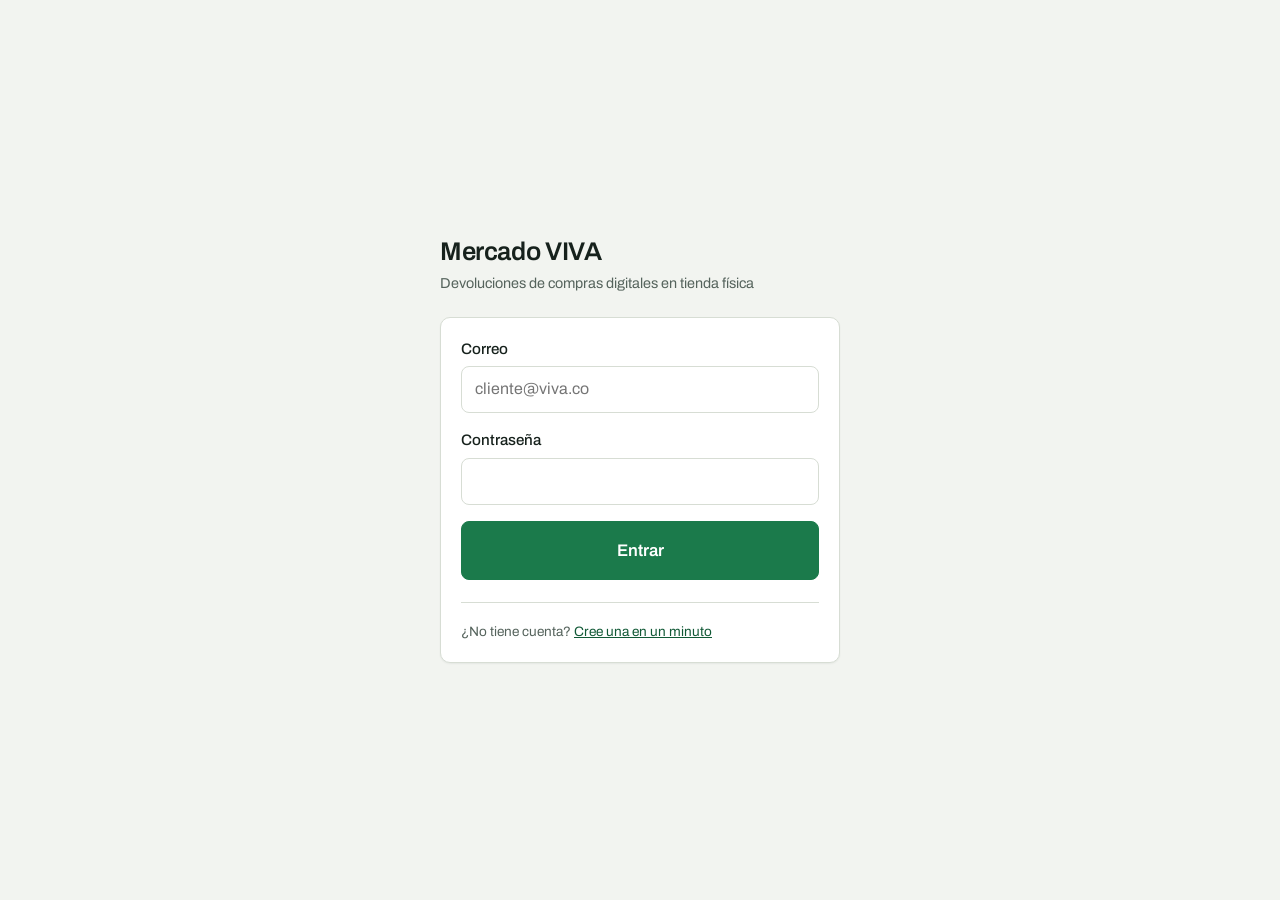
<file: frontend/index.html>
<!DOCTYPE html>
<html lang="es">
<head>
<meta charset="utf-8">
<meta name="viewport" content="width=device-width, initial-scale=1">
<title>Devoluciones · Mercado VIVA</title>
<link rel="preconnect" href="https://fonts.googleapis.com">
<link rel="preconnect" href="https://fonts.gstatic.com" crossorigin>
<link href="https://fonts.googleapis.com/css2?family=Archivo:wght@400;500;600;700&family=Martian+Mono:wght@500;600&display=swap" rel="stylesheet">
<link rel="stylesheet" href="css/estilo.css">
</head>
<body>
<main class="portada">
  <div class="portada__caja">
    <h1 class="portada__titulo">Mercado VIVA</h1>
    <p class="bloque__ayuda" style="margin-bottom:1.4rem">Devoluciones de compras digitales en tienda física</p>

    <div class="tarjeta">
      <div id="aviso" class="aviso aviso--error" hidden></div>

      <div class="campo">
        <label for="email">Correo</label>
        <input id="email" type="email" autocomplete="username" placeholder="cliente@viva.co">
      </div>

      <div class="campo">
        <label for="password">Contraseña</label>
        <input id="password" type="password" autocomplete="current-password">
      </div>

      <button id="entrar" class="boton boton--principal boton--ancho boton--grande">Entrar</button>

      <div class="portada__pie">
        ¿No tiene cuenta? <a href="registro.html">Cree una en un minuto</a>
      </div>
    </div>
  </div>
</main>

<script src="js/config.js"></script>
<script src="js/sesion.js"></script>
<script src="js/api.js"></script>
<script>
const boton = document.getElementById("entrar");

async function entrar() {
  const email = document.getElementById("email").value.trim();
  const password = document.getElementById("password").value;

  if (!email || !password) {
    mostrarAviso("aviso", "Escriba el correo y la contraseña.");
    return;
  }

  ocultarAviso("aviso");
  boton.disabled = true;
  boton.textContent = "Entrando…";

  try {
    const datos = await Api.enviar("/api/auth/login", { email, password });
    Sesion.guardar(datos.access_token, datos.usuario);
    window.location.href = Sesion.paginaDeInicio(datos.usuario.rol);
  } catch (error) {
    mostrarAviso("aviso", error.message);
    boton.disabled = false;
    boton.textContent = "Entrar";
  }
}

boton.addEventListener("click", entrar);
document.querySelectorAll("input").forEach((campo) =>
  campo.addEventListener("keydown", (e) => { if (e.key === "Enter") entrar(); }));

// Si ya hay una sesion abierta, va directo a la pantalla que corresponde.
if (Sesion.token() && Sesion.usuario()) {
  window.location.href = Sesion.paginaDeInicio(Sesion.usuario().rol);
}
</script>
</body>
</html>
</file>
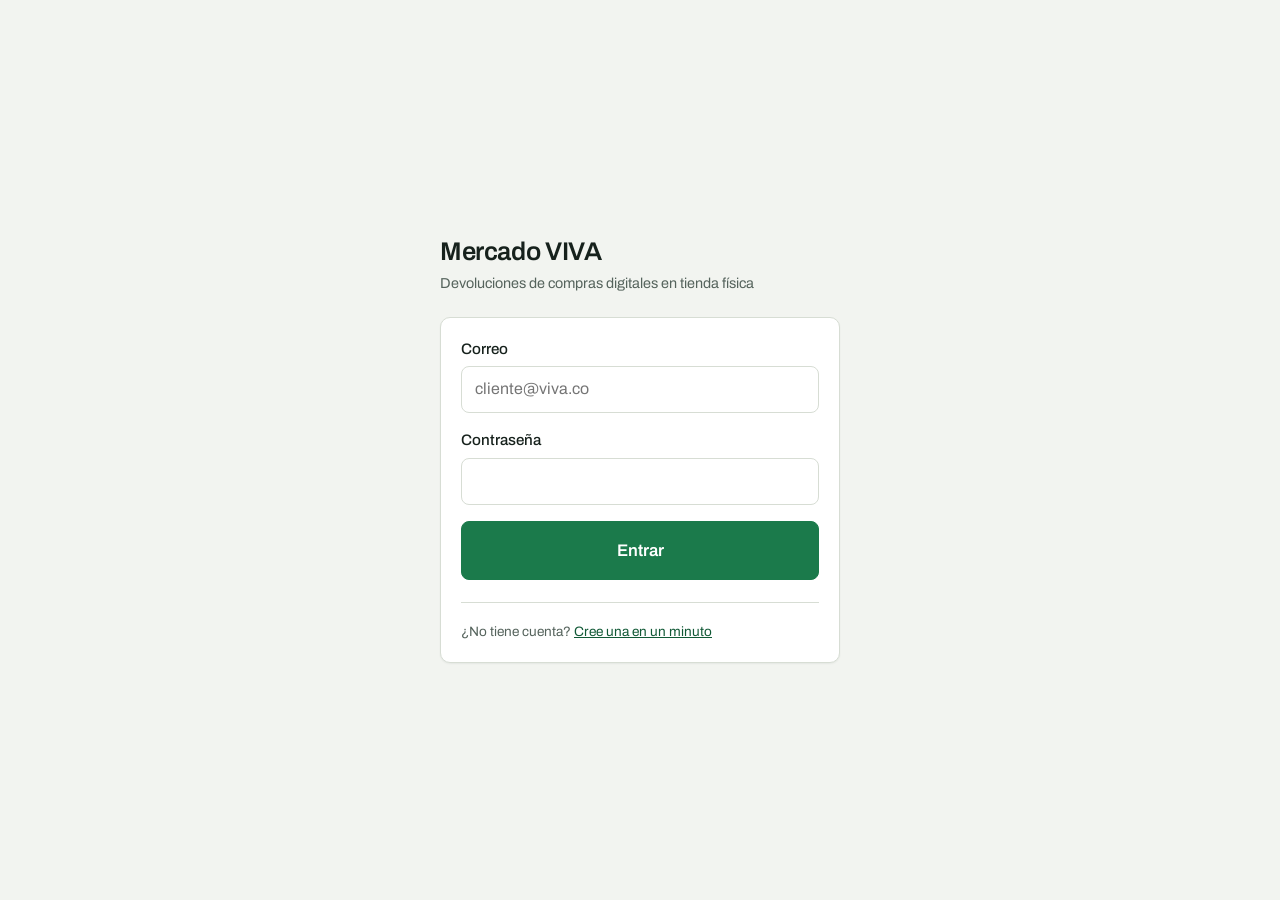
<file: frontend/cliente.html>
<!DOCTYPE html>
<html lang="es">
<head>
<meta charset="utf-8">
<meta name="viewport" content="width=device-width, initial-scale=1">
<title>Mis devoluciones · Mercado VIVA</title>
<link rel="preconnect" href="https://fonts.googleapis.com">
<link rel="preconnect" href="https://fonts.gstatic.com" crossorigin>
<link href="https://fonts.googleapis.com/css2?family=Archivo:wght@400;500;600;700&family=Martian+Mono:wght@500;600&display=swap" rel="stylesheet">
<link rel="stylesheet" href="css/estilo.css">
</head>
<body>
<header class="barra">
  <div class="barra__interior">
    <div class="barra__marca">Mercado VIVA <span>· Devoluciones</span></div>
    <div class="barra__usuario"><span id="usuario-barra"></span></div>
    <button id="salir" class="boton boton--tenue" style="padding:.35rem .75rem">Salir</button>
  </div>
</header>

<main class="lienzo">
  <div id="aviso" class="aviso" hidden></div>

  <!-- El talon aparece aqui despues de crear la solicitud -->
  <section id="zona-talon" hidden></section>

  <section class="bloque">
    <div class="bloque__titulo">
      <h1>Pedidos que puede devolver</h1>
      <span class="bloque__ayuda">Entregados hace 30 días o menos</span>
    </div>
    <div id="pedidos"><p class="cargando">Cargando sus pedidos…</p></div>
  </section>

  <section class="bloque">
    <div class="bloque__titulo">
      <h2>Solicitudes anteriores</h2>
    </div>
    <div id="solicitudes"><p class="cargando">Cargando…</p></div>
  </section>
</main>

<script src="js/config.js"></script>
<script src="js/sesion.js"></script>
<script src="js/api.js"></script>
<script src="js/cliente.js"></script>
</body>
</html>
</file>
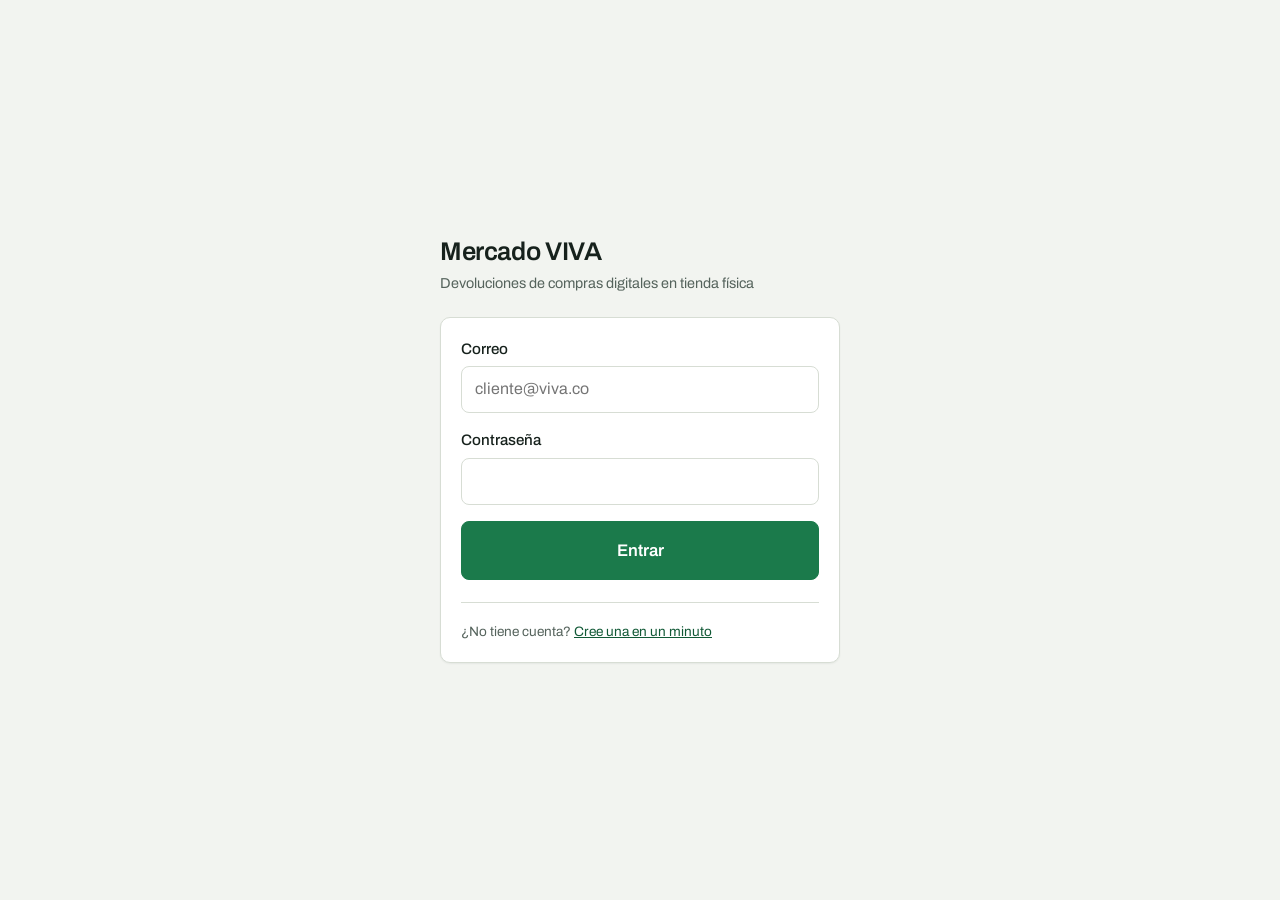
<file: frontend/historial.html>
<!DOCTYPE html>
<html lang="es">
<head>
<meta charset="utf-8">
<meta name="viewport" content="width=device-width, initial-scale=1">
<title>Historial unificado · Mercado VIVA</title>
<link rel="preconnect" href="https://fonts.googleapis.com">
<link rel="preconnect" href="https://fonts.gstatic.com" crossorigin>
<link href="https://fonts.googleapis.com/css2?family=Archivo:wght@400;500;600;700&family=Martian+Mono:wght@500;600&display=swap" rel="stylesheet">
<link rel="stylesheet" href="css/estilo.css">
</head>
<body>
<header class="barra">
  <div class="barra__interior">
    <div class="barra__marca">Mercado VIVA <span>· Historial</span></div>
    <div class="barra__usuario"><span id="usuario-barra"></span></div>
    <button id="salir" class="boton boton--tenue" style="padding:.35rem .75rem">Salir</button>
  </div>
</header>

<main class="lienzo">
  <div class="bloque__titulo">
    <h1>Historial unificado de devoluciones</h1>
    <span class="bloque__ayuda">Todas las tiendas y todos los canales</span>
  </div>

  <div class="campo" style="max-width:20rem">
    <label for="filtro">Filtrar por estado</label>
    <select id="filtro">
      <option value="">Todos los estados</option>
      <option value="PENDIENTE_VALIDACION">Pendientes de validar</option>
      <option value="APROBADA">Aprobadas</option>
      <option value="RECHAZADA">Rechazadas</option>
      <option value="EXPIRADA">Expiradas</option>
    </select>
  </div>

  <div id="aviso" class="aviso" hidden></div>
  <div id="resumen" class="datos" style="margin-bottom:1.2rem"></div>
  <div id="tabla"><p class="cargando">Cargando…</p></div>
</main>

<script src="js/config.js"></script>
<script src="js/sesion.js"></script>
<script src="js/api.js"></script>
<script src="js/historial.js"></script>
</body>
</html>
</file>
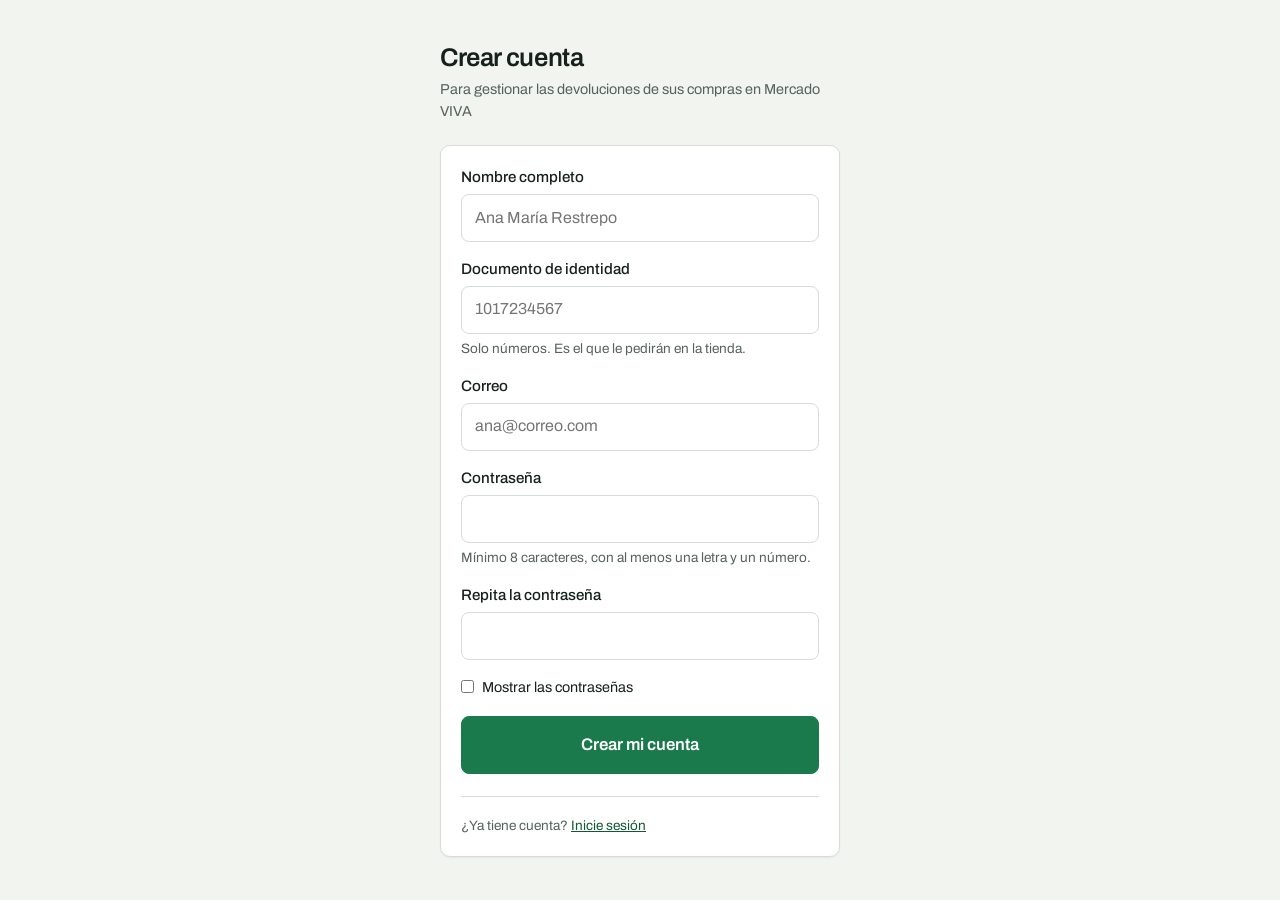
<file: frontend/registro.html>
<!DOCTYPE html>
<html lang="es">
<head>
<meta charset="utf-8">
<meta name="viewport" content="width=device-width, initial-scale=1">
<title>Crear cuenta · Mercado VIVA</title>
<link rel="preconnect" href="https://fonts.googleapis.com">
<link rel="preconnect" href="https://fonts.gstatic.com" crossorigin>
<link href="https://fonts.googleapis.com/css2?family=Archivo:wght@400;500;600;700&family=Martian+Mono:wght@500;600&display=swap" rel="stylesheet">
<link rel="stylesheet" href="css/estilo.css">
</head>
<body>
<main class="portada">
  <div class="portada__caja">
    <h1 class="portada__titulo">Crear cuenta</h1>
    <p class="bloque__ayuda" style="margin-bottom:1.4rem">
      Para gestionar las devoluciones de sus compras en Mercado VIVA
    </p>

    <div class="tarjeta">
      <div id="aviso" class="aviso aviso--error" hidden></div>

      <div class="campo">
        <label for="nombre">Nombre completo</label>
        <input id="nombre" type="text" autocomplete="name" placeholder="Ana María Restrepo">
      </div>

      <div class="campo">
        <label for="documento">Documento de identidad</label>
        <input id="documento" type="text" inputmode="numeric" autocomplete="off"
               placeholder="1017234567">
        <div class="campo__nota">Solo números. Es el que le pedirán en la tienda.</div>
      </div>

      <div class="campo">
        <label for="email">Correo</label>
        <input id="email" type="email" autocomplete="email" placeholder="ana@correo.com">
      </div>

      <div class="campo">
        <label for="password">Contraseña</label>
        <input id="password" type="password" autocomplete="new-password">
        <div class="campo__nota">Mínimo 8 caracteres, con al menos una letra y un número.</div>
      </div>

      <div class="campo">
        <label for="password2">Repita la contraseña</label>
        <input id="password2" type="password" autocomplete="new-password">
      </div>

      <label style="display:flex;align-items:center;gap:.5rem;font-size:.9rem;margin-bottom:1.1rem;cursor:pointer">
        <input type="checkbox" id="ver" style="width:auto;margin:0">
        Mostrar las contraseñas
      </label>

      <button id="crear" class="boton boton--principal boton--ancho boton--grande">
        Crear mi cuenta
      </button>

      <div class="portada__pie">
        ¿Ya tiene cuenta? <a href="index.html">Inicie sesión</a>
      </div>
    </div>
  </div>
</main>

<script src="js/config.js"></script>
<script src="js/sesion.js"></script>
<script src="js/api.js"></script>
<script src="js/registro.js"></script>
</body>
</html>
</file>
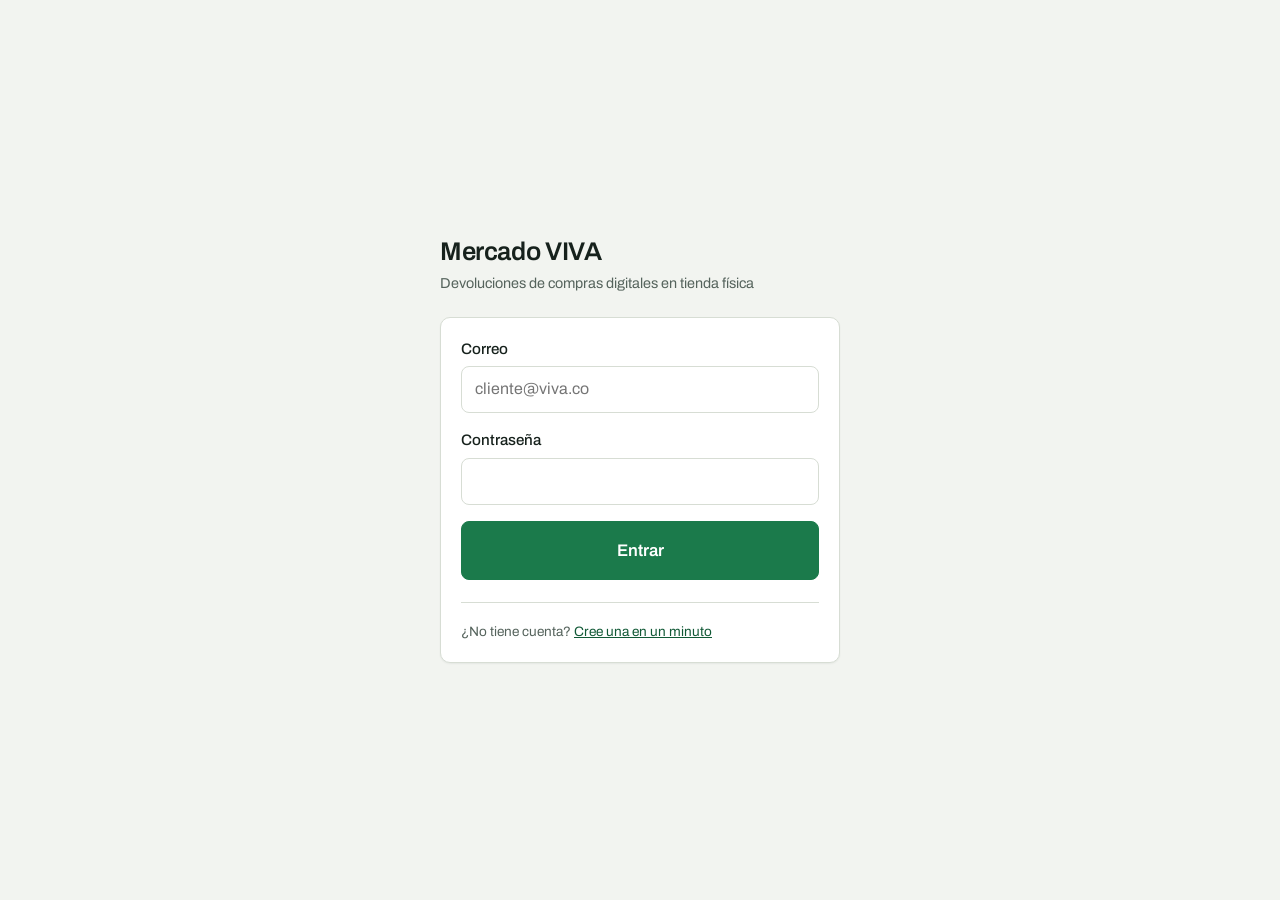
<file: frontend/tienda.html>
<!DOCTYPE html>
<html lang="es">
<head>
<meta charset="utf-8">
<meta name="viewport" content="width=device-width, initial-scale=1">
<title>Módulo de tienda · Mercado VIVA</title>
<link rel="preconnect" href="https://fonts.googleapis.com">
<link rel="preconnect" href="https://fonts.gstatic.com" crossorigin>
<link href="https://fonts.googleapis.com/css2?family=Archivo:wght@400;500;600;700&family=Martian+Mono:wght@500;600&display=swap" rel="stylesheet">
<link rel="stylesheet" href="css/estilo.css">
</head>
<body>
<header class="barra">
  <div class="barra__interior">
    <div class="barra__marca">Mercado VIVA <span>· Módulo de tienda</span></div>
    <div class="barra__usuario"><span id="usuario-barra"></span></div>
    <button id="salir" class="boton boton--tenue" style="padding:.35rem .75rem">Salir</button>
  </div>
</header>

<main class="lienzo">
  <div class="bloque__titulo">
    <h1>Validar una devolución</h1>
    <span class="bloque__ayuda">Pida al cliente el código que aparece en su pedido</span>
  </div>

  <div class="buscador">
    <div class="buscador__fila">
      <label class="sr" for="codigo">Código de devolución</label>
      <input id="codigo" placeholder="DEV-XXXXXXXX" maxlength="12" autofocus
             autocomplete="off" spellcheck="false" inputmode="latin">
      <button id="buscar" class="boton boton--principal boton--grande">Buscar</button>
    </div>
  </div>

  <div id="aviso" class="aviso" hidden style="margin-top:1.2rem"></div>

  <section id="detalle" class="bloque" style="margin-top:1.5rem" hidden></section>
</main>

<script src="js/config.js"></script>
<script src="js/sesion.js"></script>
<script src="js/api.js"></script>
<script src="js/tienda.js"></script>
</body>
</html>
</file>
<file: frontend/css/estilo.css>
/* ==========================================================================
   Mercado VIVA - Devoluciones omnicanal
   Sistema visual: el codigo de devolucion es un talon desprendible.
   ========================================================================== */

:root {
  --tinta:        #16211c;
  --tinta-suave:  #55635c;
  --papel:        #ffffff;
  --fondo:        #f2f4f0;
  --linea:        #d7ddd4;
  --verde:        #1b7a4b;
  --verde-hondo:  #115936;
  --verde-claro:  #e3f0e8;
  --ambar:        #a8690b;
  --ambar-claro:  #fbf0dc;
  --rojo:         #a32c2c;
  --rojo-claro:   #fbe8e6;

  --radio:   10px;
  --sombra:  0 1px 2px rgba(22, 33, 28, .06);
  --ancho:   980px;
}

* { box-sizing: border-box; }

html { -webkit-text-size-adjust: 100%; }

body {
  margin: 0;
  background: var(--fondo);
  color: var(--tinta);
  font-family: Archivo, "Helvetica Neue", Arial, sans-serif;
  font-size: 16px;
  line-height: 1.55;
}

h1, h2, h3 { line-height: 1.2; margin: 0 0 .4rem; font-weight: 600; }
h1 { font-size: 1.6rem; letter-spacing: -.015em; }
h2 { font-size: 1.15rem; }
h3 { font-size: 1rem; }
p  { margin: 0 0 .8rem; max-width: 62ch; }

a { color: var(--verde-hondo); }

/* --- Estructura --------------------------------------------------------- */
.barra {
  background: var(--tinta);
  color: #eef2ee;
  padding: .7rem 1.25rem;
}
.barra__interior {
  max-width: var(--ancho);
  margin: 0 auto;
  display: flex;
  align-items: center;
  gap: 1rem;
  flex-wrap: wrap;
}
.barra__marca { font-weight: 700; letter-spacing: -.01em; }
.barra__marca span { font-weight: 400; opacity: .7; }
.barra__usuario { margin-left: auto; font-size: .88rem; opacity: .85; }

.lienzo { max-width: var(--ancho); margin: 0 auto; padding: 1.75rem 1.25rem 4rem; }

.bloque { margin-bottom: 2rem; }
.bloque__titulo { display: flex; align-items: baseline; gap: .75rem; flex-wrap: wrap; margin-bottom: .9rem; }
.bloque__ayuda { color: var(--tinta-suave); font-size: .9rem; }

.tarjeta {
  background: var(--papel);
  border: 1px solid var(--linea);
  border-radius: var(--radio);
  box-shadow: var(--sombra);
  padding: 1.25rem;
}

/* --- Formularios -------------------------------------------------------- */
.campo { margin-bottom: 1rem; }
.campo label { display: block; font-weight: 500; margin-bottom: .3rem; font-size: .95rem; }
.campo__nota { color: var(--tinta-suave); font-size: .85rem; margin-top: .25rem; }

input, textarea, select {
  width: 100%;
  padding: .65rem .8rem;
  font: inherit;
  color: inherit;
  background: var(--papel);
  border: 1px solid var(--linea);
  border-radius: 8px;
}
textarea { resize: vertical; min-height: 5rem; }
input:focus, textarea:focus, select:focus, button:focus-visible, a:focus-visible {
  outline: 3px solid var(--verde);
  outline-offset: 2px;
}

/* --- Botones ------------------------------------------------------------ */
.boton {
  display: inline-flex;
  align-items: center;
  justify-content: center;
  gap: .45rem;
  padding: .7rem 1.15rem;
  font: inherit;
  font-weight: 600;
  border: 1px solid var(--tinta);
  border-radius: 8px;
  background: var(--papel);
  color: var(--tinta);
  cursor: pointer;
}
.boton:hover { background: var(--fondo); }
.boton:disabled { opacity: .5; cursor: not-allowed; }
.boton--principal { background: var(--verde); border-color: var(--verde); color: #fff; }
.boton--principal:hover { background: var(--verde-hondo); border-color: var(--verde-hondo); }
.boton--peligro { background: var(--papel); border-color: var(--rojo); color: var(--rojo); }
.boton--peligro:hover { background: var(--rojo-claro); }
.boton--tenue { border-color: var(--linea); color: var(--tinta-suave); font-weight: 500; }
.boton--ancho { width: 100%; }
.boton--grande { padding: .95rem 1.5rem; font-size: 1.05rem; }

/* --- Avisos ------------------------------------------------------------- */
.aviso {
  border: 1px solid var(--linea);
  border-left-width: 4px;
  border-radius: 8px;
  padding: .85rem 1rem;
  margin-bottom: 1.1rem;
  font-size: .95rem;
}
.aviso[hidden] { display: none; }
.aviso--error  { background: var(--rojo-claro);  border-color: var(--rojo);  border-left-color: var(--rojo); }
.aviso--exito  { background: var(--verde-claro); border-color: var(--verde); border-left-color: var(--verde); }
.aviso--espera { background: var(--ambar-claro); border-color: var(--ambar); border-left-color: var(--ambar); }
.aviso__regla { display: block; margin-top: .3rem; font-size: .82rem; color: var(--tinta-suave); }

/* --- Estados ------------------------------------------------------------ */
.estado {
  display: inline-block;
  padding: .18rem .6rem;
  border-radius: 999px;
  font-size: .78rem;
  font-weight: 600;
  border: 1px solid;
}
.estado--pendiente { background: var(--ambar-claro); color: var(--ambar); border-color: #e7cfa2; }
.estado--aprobada  { background: var(--verde-claro); color: var(--verde-hondo); border-color: #b6d9c4; }
.estado--rechazada { background: var(--rojo-claro);  color: var(--rojo); border-color: #e8bdb8; }
.estado--expirada  { background: #eceee9; color: var(--tinta-suave); border-color: var(--linea); }

/* --- Lista de pedidos: filas, no tarjetas repetidas ---------------------- */
.pedido { background: var(--papel); border: 1px solid var(--linea); border-radius: var(--radio); margin-bottom: 1rem; overflow: hidden; }
.pedido__cabecera {
  display: flex; align-items: center; gap: .9rem; flex-wrap: wrap;
  padding: .9rem 1.1rem; border-bottom: 1px solid var(--linea); background: #fafbf9;
}
.pedido__codigo { font-family: "Martian Mono", ui-monospace, "Courier New", monospace; font-size: .92rem; font-weight: 500; }
.pedido__meta { color: var(--tinta-suave); font-size: .87rem; }
.pedido__plazo { margin-left: auto; font-size: .85rem; font-weight: 600; color: var(--ambar); }

.linea {
  display: grid;
  grid-template-columns: auto 1fr auto;
  gap: .9rem;
  align-items: center;
  padding: .8rem 1.1rem;
  border-top: 1px solid var(--linea);
}
.linea:first-of-type { border-top: 0; }
.linea--bloqueada { background: #fafbf9; color: var(--tinta-suave); }
.linea__nombre { font-weight: 500; }
.linea__detalle { font-size: .85rem; color: var(--tinta-suave); }
.linea__cantidad { width: 5.5rem; }
.linea__motivo { font-size: .82rem; color: var(--ambar); max-width: 22ch; text-align: right; }

/* --- El talon: unico elemento con peso visual --------------------------- */
.talon {
  position: relative;
  background: var(--tinta);
  color: #f4f7f3;
  border-radius: var(--radio);
  padding: 1.6rem 1.5rem;
  margin: 1.2rem 0;
  overflow: hidden;
}
.talon::before, .talon::after {
  content: "";
  position: absolute;
  width: 26px; height: 26px;
  background: var(--fondo);
  border-radius: 50%;
  top: 50%;
  transform: translateY(-50%);
}
.talon::before { left: -13px; }
.talon::after  { right: -13px; }
.talon__marco { display: grid; grid-template-columns: 1fr auto; gap: 1.5rem; align-items: center; }
@media (max-width: 620px) { .talon__marco { grid-template-columns: 1fr; } }
.talon__rotulo { font-size: .82rem; opacity: .75; margin-bottom: .35rem; }
.talon__codigo {
  font-family: "Martian Mono", ui-monospace, "Courier New", monospace;
  font-size: clamp(1.5rem, 6vw, 2.35rem);
  font-weight: 600;
  letter-spacing: .04em;
  margin: 0;
}
.talon__vence { font-size: .87rem; opacity: .8; margin-top: .5rem; }
.talon__monto { text-align: right; border-left: 1px dashed rgba(244, 247, 243, .35); padding-left: 1.5rem; }
@media (max-width: 620px) {
  .talon__monto { text-align: left; border-left: 0; padding-left: 0; border-top: 1px dashed rgba(244,247,243,.35); padding-top: 1rem; }
}
.talon__cifra { font-size: 1.45rem; font-weight: 700; }

/* --- Buscador de la tienda: la pantalla es el campo --------------------- */
.buscador { background: var(--papel); border: 1px solid var(--linea); border-radius: var(--radio); padding: 1.75rem; box-shadow: var(--sombra); }
.buscador__fila { display: flex; gap: .75rem; flex-wrap: wrap; }
.buscador input {
  flex: 1 1 16rem;
  font-family: "Martian Mono", ui-monospace, "Courier New", monospace;
  font-size: 1.35rem;
  letter-spacing: .06em;
  text-transform: uppercase;
  padding: .85rem 1rem;
}

.decision { display: flex; gap: .9rem; flex-wrap: wrap; margin-top: 1.2rem; }
.decision .boton { flex: 1 1 12rem; }

/* --- Datos en dos columnas ---------------------------------------------- */
.datos { display: grid; grid-template-columns: repeat(auto-fit, minmax(11rem, 1fr)); gap: 1rem 1.5rem; margin-bottom: 1.2rem; }
.datos__rotulo { font-size: .82rem; color: var(--tinta-suave); }
.datos__valor { font-weight: 600; }
.datos__valor--mono { font-family: "Martian Mono", ui-monospace, monospace; font-weight: 500; font-size: .92rem; }

/* --- Trazabilidad: es una secuencia, por eso lleva linea de tiempo ------- */
.rastro { list-style: none; margin: 0; padding: 0 0 0 1.4rem; border-left: 2px solid var(--linea); }
.rastro li { position: relative; padding-bottom: 1.05rem; }
.rastro li:last-child { padding-bottom: 0; }
.rastro li::before {
  content: "";
  position: absolute;
  left: -1.4rem; top: .45rem;
  width: 9px; height: 9px;
  border-radius: 50%;
  background: var(--verde);
  transform: translateX(-50%);
}
.rastro__cuando { font-size: .82rem; color: var(--tinta-suave); }
.rastro__quien { font-size: .88rem; }

/* --- Tabla del historial ------------------------------------------------ */
.tabla { width: 100%; border-collapse: collapse; background: var(--papel); font-size: .93rem; }
.tabla th, .tabla td { text-align: left; padding: .7rem .85rem; border-bottom: 1px solid var(--linea); vertical-align: top; }
.tabla th { font-weight: 600; background: #fafbf9; }
.tabla__mono { font-family: "Martian Mono", ui-monospace, monospace; font-size: .85rem; }
.envoltura-tabla { overflow-x: auto; border: 1px solid var(--linea); border-radius: var(--radio); }

/* --- Vacio y carga ------------------------------------------------------ */
.vacio { background: var(--papel); border: 1px dashed var(--linea); border-radius: var(--radio); padding: 2.25rem 1.5rem; text-align: center; color: var(--tinta-suave); }
.vacio h3 { color: var(--tinta); }

.cargando { color: var(--tinta-suave); font-size: .93rem; padding: 1rem 0; }

/* --- Entrada ------------------------------------------------------------ */
.portada { min-height: 100vh; display: grid; place-items: center; padding: 1.5rem; }
.portada__caja { width: 100%; max-width: 25rem; }
.portada__titulo { margin-bottom: .25rem; }
.portada__pie { margin-top: 1.4rem; padding-top: 1.1rem; border-top: 1px solid var(--linea); font-size: .85rem; color: var(--tinta-suave); }
.portada__pie code { font-family: "Martian Mono", ui-monospace, monospace; font-size: .8rem; }

.sr { position: absolute; width: 1px; height: 1px; overflow: hidden; clip: rect(0 0 0 0); white-space: nowrap; }

@media (prefers-reduced-motion: reduce) {
  * { animation: none !important; transition: none !important; }
}
</file>
